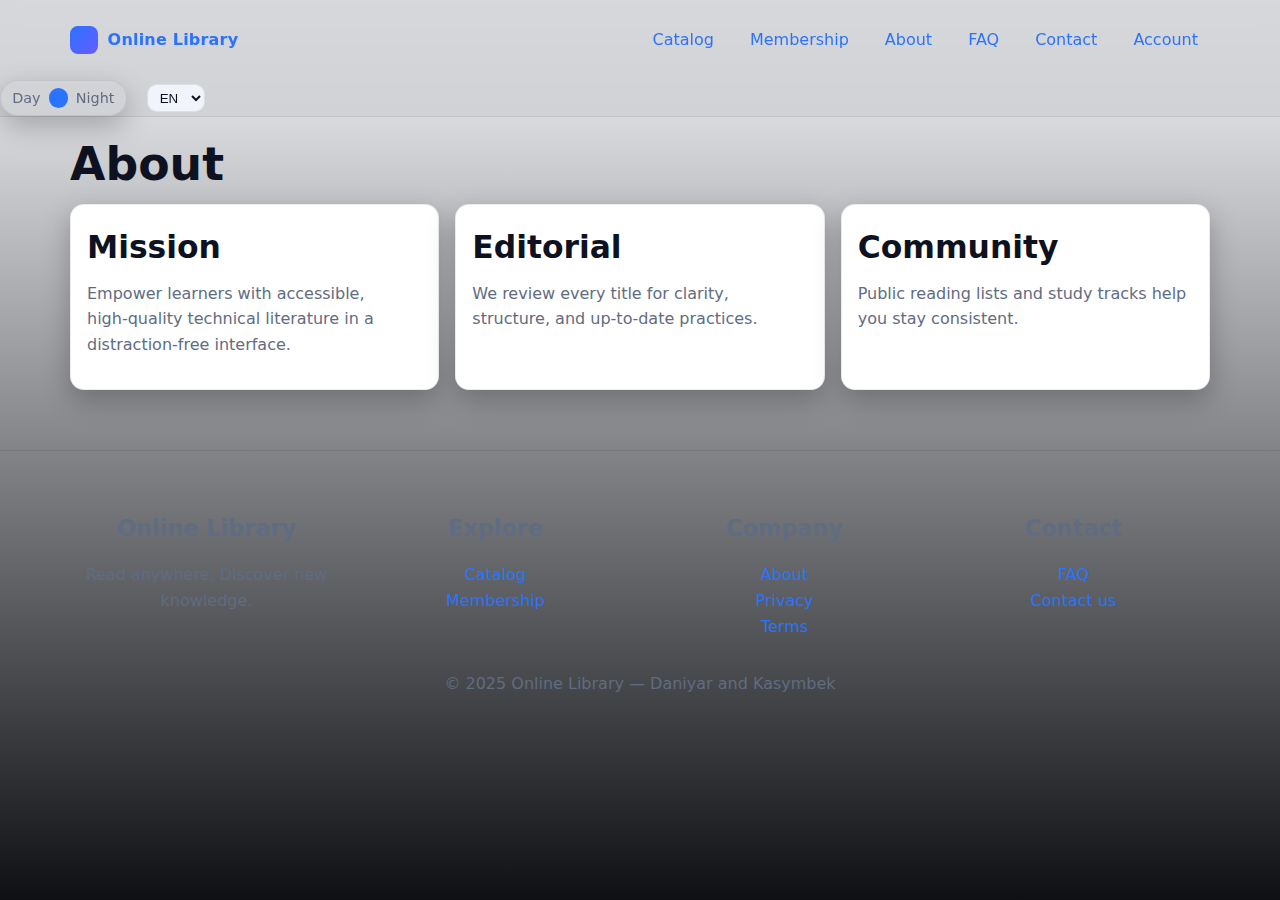
<file: about.html>
<!doctype html>
<html lang="en">
  <head>
    <meta charset="utf-8">
    <meta name="viewport" content="width=device-width, initial-scale=1">
    <title>About — Online Library</title>
    <link rel="stylesheet" href="css/styles.css">
    
      <script src="js/script.js"></script>
  </head>
  <body>
    <a class="skip" href="#main">Skip to content</a>
    <header class="site-header">
      <div class="container navbar">
        <a class="brand" href="index.html" aria-label="Home">
          <span class="brand-logo" aria-hidden="true"></span>
          <span>Online Library</span>
        </a>
        <label for="nav-toggle" class="hamb" aria-label="Toggle navigation"><span></span><span></span><span></span></label>
        <input type="checkbox" id="nav-toggle" aria-hidden="true">
        <nav class="nav-links" aria-label="Primary">
          <a href="catalog.html">Catalog</a>
          <a href="membership.html">Membership</a>
          <a href="about.html">About</a>
          <a href="faq.html">FAQ</a>
          <a href="contact.html">Contact</a>
          <a href="account.html">Account</a>
        </nav>
      </div>
    </header>
    <main id="main" class="container">

  <h1>About</h1>
  <div class="grid" style="grid-template-columns:repeat(auto-fit,minmax(260px,1fr))">
    <div class="card">
      <h2>Mission</h2>
      <p class="muted">Empower learners with accessible, high‑quality technical literature in a distraction‑free interface.</p>
    </div>
    <div class="card">
      <h2>Editorial</h2>
      <p class="muted">We review every title for clarity, structure, and up‑to‑date practices.</p>
    </div>
    <div class="card">
      <h2>Community</h2>
      <p class="muted">Public reading lists and study tracks help you stay consistent.</p>
    </div>
  </div>

    </main>
    <footer>
      <div class="container">
        <div class="footer-grid">
          <div>
            <h3>Online Library</h3>
            <p class="muted">Read anywhere. Discover new knowledge.</p>
          </div>
          <div>
            <h3>Explore</h3>
            <p><a href="catalog.html">Catalog</a><br><a href="membership.html">Membership</a></p>
          </div>
          <div>
            <h3>Company</h3>
            <p><a href="about.html">About</a><br><a href="privacy.html">Privacy</a><br><a href="terms.html">Terms</a></p>
          </div>
          <div>
            <h3>Contact</h3>
            <p><a href="faq.html">FAQ</a><br><a href="contact.html">Contact us</a></p>
          </div>
        </div>
        <p class="muted" style="margin-top:1rem">© 2025 Online Library — Daniyar and Kasymbek</p>
      </div>
    </footer>
  </body>
</html>
</file>
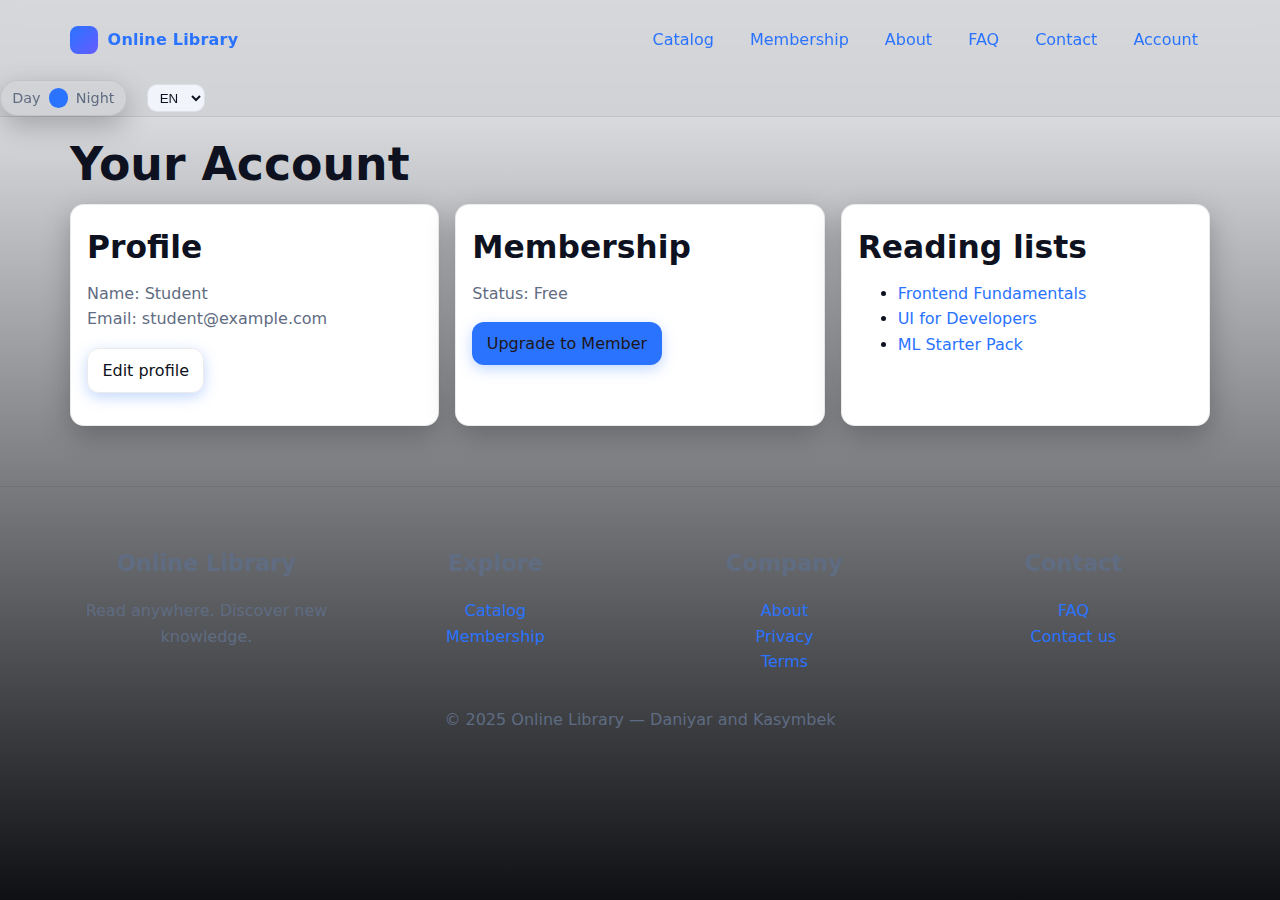
<file: account.html>
<!doctype html>
<html lang="en">
  <head>
    <meta charset="utf-8">
    <meta name="viewport" content="width=device-width, initial-scale=1">
    <title>Account — Online Library</title>
    <link rel="stylesheet" href="css/styles.css">
    
      <script src="js/script.js"></script>
  </head>
  <body>
    <a class="skip" href="#main">Skip to content</a>
    <header class="site-header">
      <div class="container navbar">
        <a class="brand" href="index.html" aria-label="Home">
          <span class="brand-logo" aria-hidden="true"></span>
          <span>Online Library</span>
        </a>
        <label for="nav-toggle" class="hamb" aria-label="Toggle navigation"><span></span><span></span><span></span></label>
        <input type="checkbox" id="nav-toggle" aria-hidden="true">
        <nav class="nav-links" aria-label="Primary">
          <a href="catalog.html">Catalog</a>
          <a href="membership.html">Membership</a>
          <a href="about.html">About</a>
          <a href="faq.html">FAQ</a>
          <a href="contact.html">Contact</a>
          <a href="account.html">Account</a>
        </nav>
      </div>
    </header>
    <main id="main" class="container">

  <h1>Your Account</h1>
  <div class="grid" style="grid-template-columns:repeat(auto-fit,minmax(260px,1fr))">
    <div class="card">
      <h2>Profile</h2>
      <p class="muted">Name: Student<br>Email: student@example.com</p>
      <p><a class="btn ghost" href="#">Edit profile</a></p>
    </div>
    <div class="card">
      <h2>Membership</h2>
      <p class="muted">Status: Free</p>
      <p><a class="btn" href="membership.html">Upgrade to Member</a></p>
    </div>
    <div class="card">
      <h2>Reading lists</h2>
      <ul>
        <li><a href="catalog.html">Frontend Fundamentals</a></li>
        <li><a href="catalog.html">UI for Developers</a></li>
        <li><a href="catalog.html">ML Starter Pack</a></li>
      </ul>
    </div>
  </div>

    </main>
    <footer>
      <div class="container">
        <div class="footer-grid">
          <div>
            <h3>Online Library</h3>
            <p class="muted">Read anywhere. Discover new knowledge.</p>
          </div>
          <div>
            <h3>Explore</h3>
            <p><a href="catalog.html">Catalog</a><br><a href="membership.html">Membership</a></p>
          </div>
          <div>
            <h3>Company</h3>
            <p><a href="about.html">About</a><br><a href="privacy.html">Privacy</a><br><a href="terms.html">Terms</a></p>
          </div>
          <div>
            <h3>Contact</h3>
            <p><a href="faq.html">FAQ</a><br><a href="contact.html">Contact us</a></p>
          </div>
        </div>
        <p class="muted" style="margin-top:1rem">© 2025 Online Library — Daniyar and Kasymbek</p>
      </div>
    </footer>
  </body>
</html>
</file>
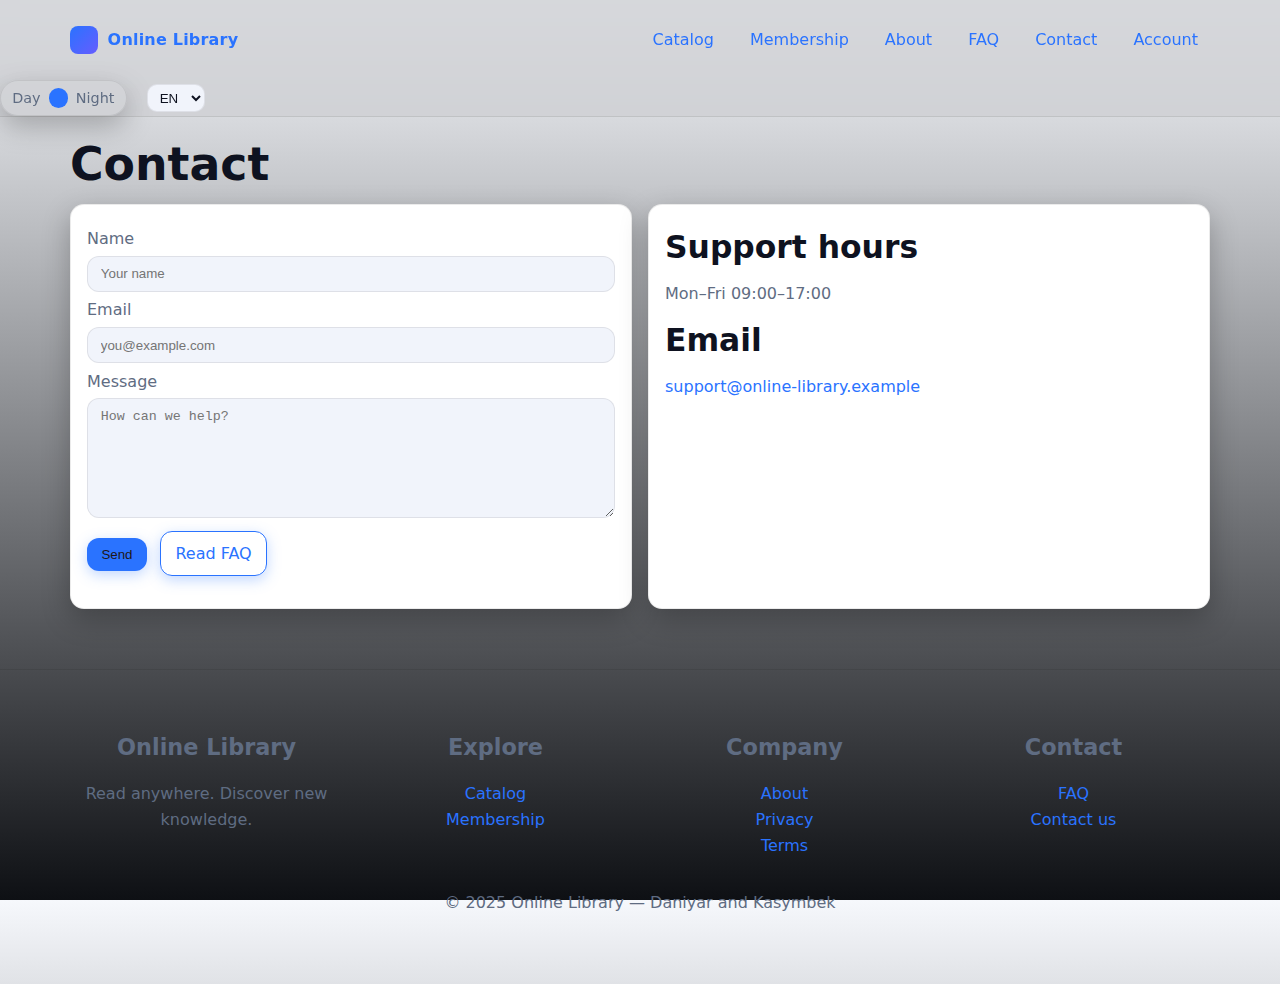
<file: contact.html>
<!doctype html>
<html lang="en">
  <head>
    <meta charset="utf-8">
    <meta name="viewport" content="width=device-width, initial-scale=1">
    <title>Contact — Online Library</title>
    <link rel="stylesheet" href="css/styles.css">
    <script src="https://ajax.googleapis.com/ajax/libs/jquery/3.7.1/jquery.min.js"></script>
<script src="js/script.js"></script>

  </head>
  <body>
    <a class="skip" href="#main">Skip to content</a>
    <header class="site-header">
      <div class="container navbar">
        <a class="brand" href="index.html" aria-label="Home">
          <span class="brand-logo" aria-hidden="true"></span>
          <span>Online Library</span>
        </a>
        <label for="nav-toggle" class="hamb" aria-label="Toggle navigation"><span></span><span></span><span></span></label>
        <input type="checkbox" id="nav-toggle" aria-hidden="true">
        <nav class="nav-links" aria-label="Primary">
          <a href="catalog.html">Catalog</a>
          <a href="membership.html">Membership</a>
          <a href="about.html">About</a>
          <a href="faq.html">FAQ</a>
          <a href="contact.html">Contact</a>
          <a href="account.html">Account</a>
        </nav>
      </div>
    </header>
    <main id="main" class="container">

  <h1>Contact</h1>
  <div class="grid" style="grid-template-columns:repeat(auto-fit,minmax(260px,1fr))">
    <form class="card" action="#" method="post">
      <label class="label" for="name">Name</label>
      <input class="input" id="name" name="name" placeholder="Your name">
      <label class="label" for="email">Email</label>
      <input class="input" id="email" name="email" type="email" placeholder="you@example.com">
      <label class="label" for="msg">Message</label>
      <textarea class="input" id="msg" name="message" placeholder="How can we help?"></textarea>
      <p style="margin-top:.8rem"><button class="btn" type="submit">Send</button> <a class="btn alt" href="faq.html">Read FAQ</a></p>
    </form>
    <div class="card">
      <h2>Support hours</h2>
      <p class="muted">Mon–Fri 09:00–17:00</p>
      <h2>Email</h2>
      <p><a href="#">support@online-library.example</a></p>
    </div>
  </div>

    </main>
    <footer>
      <div class="container">
        <div class="footer-grid">
          <div>
            <h3>Online Library</h3>
            <p class="muted">Read anywhere. Discover new knowledge.</p>
          </div>
          <div>
            <h3>Explore</h3>
            <p><a href="catalog.html">Catalog</a><br><a href="membership.html">Membership</a></p>
          </div>
          <div>
            <h3>Company</h3>
            <p><a href="about.html">About</a><br><a href="privacy.html">Privacy</a><br><a href="terms.html">Terms</a></p>
          </div>
          <div>
            <h3>Contact</h3>
            <p><a href="faq.html">FAQ</a><br><a href="contact.html">Contact us</a></p>
          </div>
        </div>
        <p class="muted" style="margin-top:1rem">© 2025 Online Library — Daniyar and Kasymbek</p>
      </div>
    </footer>
  </body>
</html>
</file>
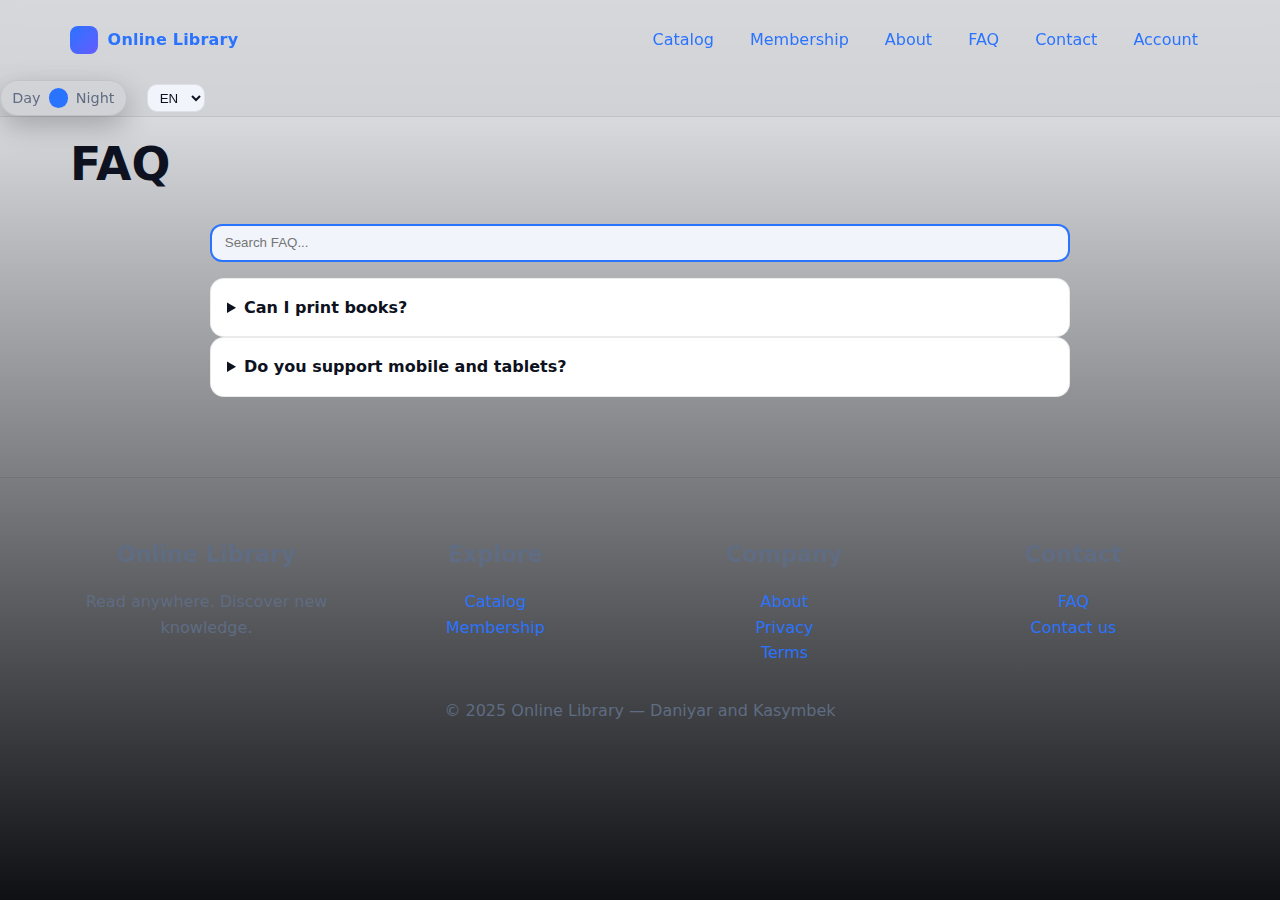
<file: faq.html>
<!doctype html>
<html lang="en">
  <head>
    <meta charset="utf-8">
    <meta name="viewport" content="width=device-width, initial-scale=1">
    <title>FAQ — Online Library</title>
    <link rel="stylesheet" href="css/styles.css">
    <script src="https://ajax.googleapis.com/ajax/libs/jquery/3.7.1/jquery.min.js"></script>
<script src="js/script.js"></script>

    
  </head>
  <body>
    <a class="skip" href="#main">Skip to content</a>
    <header class="site-header">
      <div class="container navbar">
        <a class="brand" href="index.html" aria-label="Home">
          <span class="brand-logo" aria-hidden="true"></span>
          <span>Online Library</span>
        </a>
        <label for="nav-toggle" class="hamb" aria-label="Toggle navigation"><span></span><span></span><span></span></label>
        <input type="checkbox" id="nav-toggle" aria-hidden="true">
        <nav class="nav-links" aria-label="Primary">
          <a href="catalog.html">Catalog</a>
          <a href="membership.html">Membership</a>
          <a href="about.html">About</a>
          <a href="faq.html">FAQ</a>
          <a href="contact.html">Contact</a>
          <a href="account.html">Account</a>
        </nav>
      </div>
    </header>
    <main id="main" class="container">

  <h1>FAQ</h1>
  <div class="container-narrow">
    <details class="card flat">
      <summary><strong>Can I print books?</strong></summary>
      <p class="muted">Yes, members can print for personal study according to our license.</p>
    </details>
    <details class="card flat">
      <summary><strong>Do you support mobile and tablets?</strong></summary>
      <p class="muted">Absolutely. Typography and layout adapt per device width.</p>
    </details>
  </div>

    </main>
    <footer>
      <div class="container">
        <div class="footer-grid">
          <div>
            <h3>Online Library</h3>
            <p class="muted">Read anywhere. Discover new knowledge.</p>
          </div>
          <div>
            <h3>Explore</h3>
            <p><a href="catalog.html">Catalog</a><br><a href="membership.html">Membership</a></p>
          </div>
          <div>
            <h3>Company</h3>
            <p><a href="about.html">About</a><br><a href="privacy.html">Privacy</a><br><a href="terms.html">Terms</a></p>
          </div>
          <div>
            <h3>Contact</h3>
            <p><a href="faq.html">FAQ</a><br><a href="contact.html">Contact us</a></p>
          </div>
        </div>
        <p class="muted" style="margin-top:1rem">© 2025 Online Library — Daniyar and Kasymbek</p>
      </div>
    </footer>
  </body>
</html>
</file>
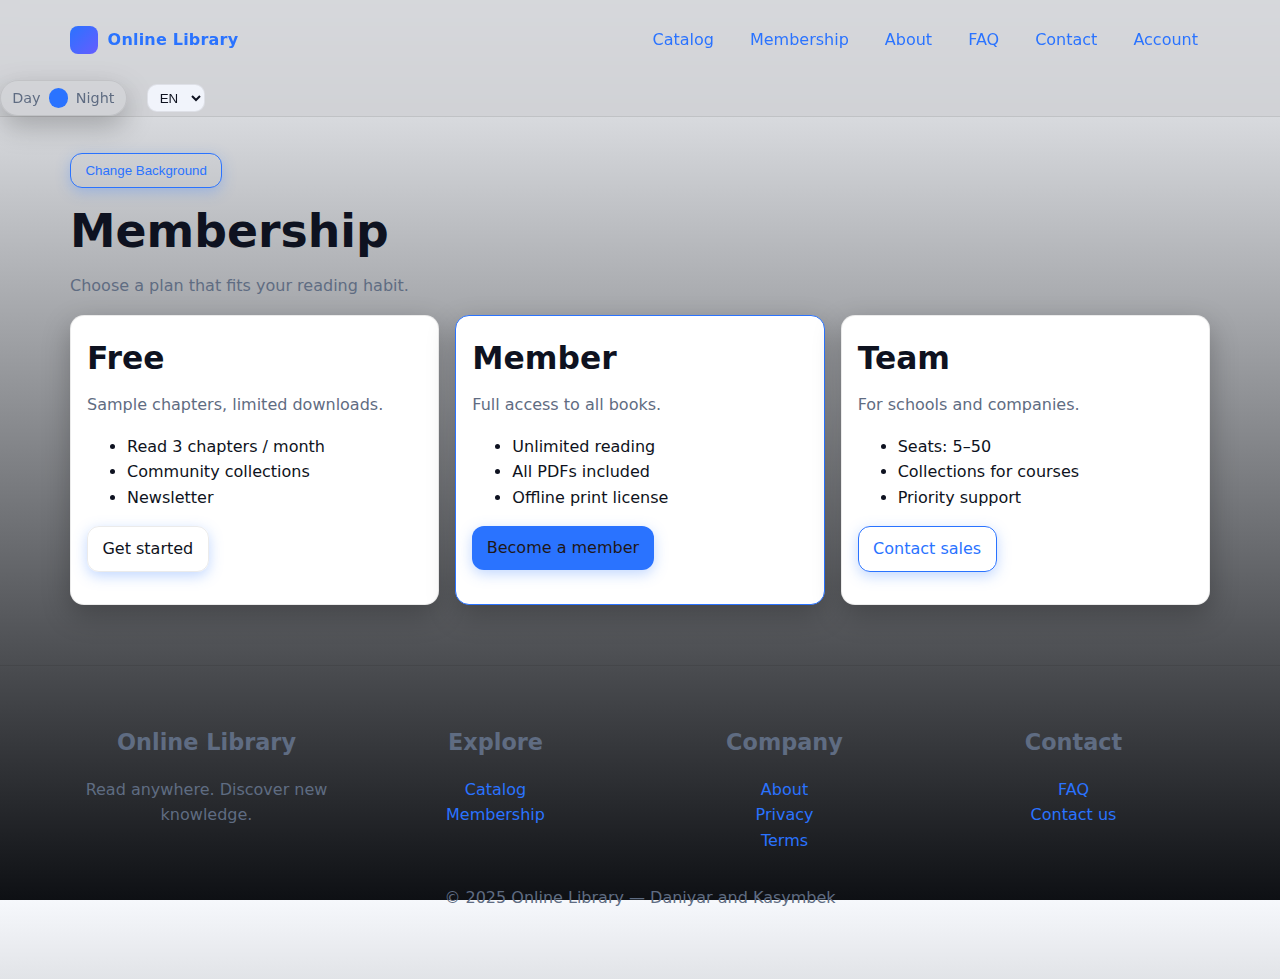
<file: membership.html>
<!doctype html>
<html lang="en">
  <head>
    <meta charset="utf-8">
    <meta name="viewport" content="width=device-width, initial-scale=1">
    <title>Membership — Online Library</title>
    <link rel="stylesheet" href="css/styles.css">
    
    <script src="https://ajax.googleapis.com/ajax/libs/jquery/3.7.1/jquery.min.js"></script>
<script src="js/script.js"></script>

  </head>
  <body>
    <a class="skip" href="#main">Skip to content</a>
    <header class="site-header">
      <div class="container navbar">
        <a class="brand" href="index.html" aria-label="Home">
          <span class="brand-logo" aria-hidden="true"></span>
          <span>Online Library</span>
        </a>
        <label for="nav-toggle" class="hamb" aria-label="Toggle navigation"><span></span><span></span><span></span></label>
        <input type="checkbox" id="nav-toggle" aria-hidden="true">
        <nav class="nav-links" aria-label="Primary">
          <a href="catalog.html">Catalog</a>
          <a href="membership.html">Membership</a>
          <a href="about.html">About</a>
          <a href="faq.html">FAQ</a>
          <a href="contact.html">Contact</a>
          <a href="account.html">Account</a>
        </nav>
      </div>
    </header>
    <main id="main" class="container">

  <h1>Membership</h1>
  <p class="muted">Choose a plan that fits your reading habit.</p>
  <div class="grid" style="grid-template-columns:repeat(auto-fit,minmax(240px,1fr))">
    <div class="card">
      <h2>Free</h2>
      <p class="muted">Sample chapters, limited downloads.</p>
      <ul>
        <li>Read 3 chapters / month</li>
        <li>Community collections</li>
        <li>Newsletter</li>
      </ul>
      <p><a class="btn ghost" href="#">Get started</a></p>
    </div>
    <div class="card" style="border-color:var(--accent)">
      <h2>Member</h2>
      <p class="muted">Full access to all books.</p>
      <ul>
        <li>Unlimited reading</li>
        <li>All PDFs included</li>
        <li>Offline print license</li>
      </ul>
      <p><a class="btn" href="#">Become a member</a></p>
    </div>
    <div class="card">
      <h2>Team</h2>
      <p class="muted">For schools and companies.</p>
      <ul>
        <li>Seats: 5–50</li>
        <li>Collections for courses</li>
        <li>Priority support</li>
      </ul>
      <p><a class="btn alt" href="#">Contact sales</a></p>
    </div>
  </div>

    </main>
    <footer>
      <div class="container">
        <div class="footer-grid">
          <div>
            <h3>Online Library</h3>
            <p class="muted">Read anywhere. Discover new knowledge.</p>
          </div>
          <div>
            <h3>Explore</h3>
            <p><a href="catalog.html">Catalog</a><br><a href="membership.html">Membership</a></p>
          </div>
          <div>
            <h3>Company</h3>
            <p><a href="about.html">About</a><br><a href="privacy.html">Privacy</a><br><a href="terms.html">Terms</a></p>
          </div>
          <div>
            <h3>Contact</h3>
            <p><a href="faq.html">FAQ</a><br><a href="contact.html">Contact us</a></p>
          </div>
        </div>
        <p class="muted" style="margin-top:1rem">© 2025 Online Library — Daniyar and Kasymbek</p>
      </div>
    </footer>
  </body>
</html>
</file>
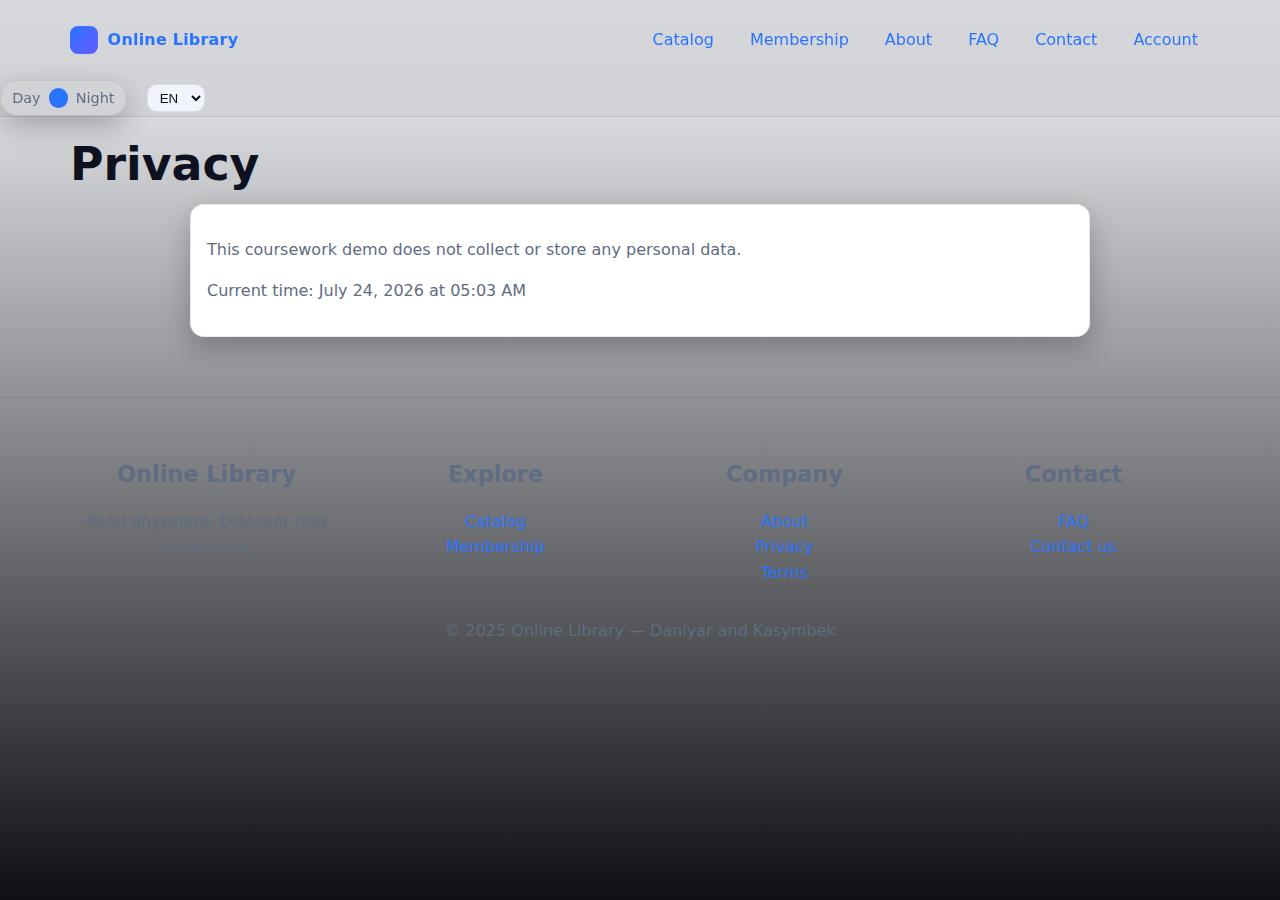
<file: privacy.html>
<!doctype html>
<html lang="en">
  <head>
    <meta charset="utf-8">
    <meta name="viewport" content="width=device-width, initial-scale=1">
    <title>Privacy — Online Library</title>
    <link rel="stylesheet" href="css/styles.css">
    
    <script src="https://ajax.googleapis.com/ajax/libs/jquery/3.7.1/jquery.min.js"></script>
<script src="js/script.js"></script>

  </head>
  <body>
    <a class="skip" href="#main">Skip to content</a>
    <header class="site-header">
      <div class="container navbar">
        <a class="brand" href="index.html" aria-label="Home">
          <span class="brand-logo" aria-hidden="true"></span>
          <span>Online Library</span>
        </a>
        <label for="nav-toggle" class="hamb" aria-label="Toggle navigation"><span></span><span></span><span></span></label>
        <input type="checkbox" id="nav-toggle" aria-hidden="true">
        <nav class="nav-links" aria-label="Primary">
          <a href="catalog.html">Catalog</a>
          <a href="membership.html">Membership</a>
          <a href="about.html">About</a>
          <a href="faq.html">FAQ</a>
          <a href="contact.html">Contact</a>
          <a href="account.html">Account</a>
        </nav>
      </div>
    </header>
    <main id="main" class="container">

  <h1>Privacy</h1>
  <div class="container-narrow card">
    <p class="muted">This coursework demo does not collect or store any personal data.</p>
  </div>

    </main>
    <footer>
      <div class="container">
        <div class="footer-grid">
          <div>
            <h3>Online Library</h3>
            <p class="muted">Read anywhere. Discover new knowledge.</p>
          </div>
          <div>
            <h3>Explore</h3>
            <p><a href="catalog.html">Catalog</a><br><a href="membership.html">Membership</a></p>
          </div>
          <div>
            <h3>Company</h3>
            <p><a href="about.html">About</a><br><a href="privacy.html">Privacy</a><br><a href="terms.html">Terms</a></p>
          </div>
          <div>
            <h3>Contact</h3>
            <p><a href="faq.html">FAQ</a><br><a href="contact.html">Contact us</a></p>
          </div>
        </div>
        <p class="muted" style="margin-top:1rem">© 2025 Online Library — Daniyar and Kasymbek</p>
      </div>
    </footer>
  </body>
</html>
</file>
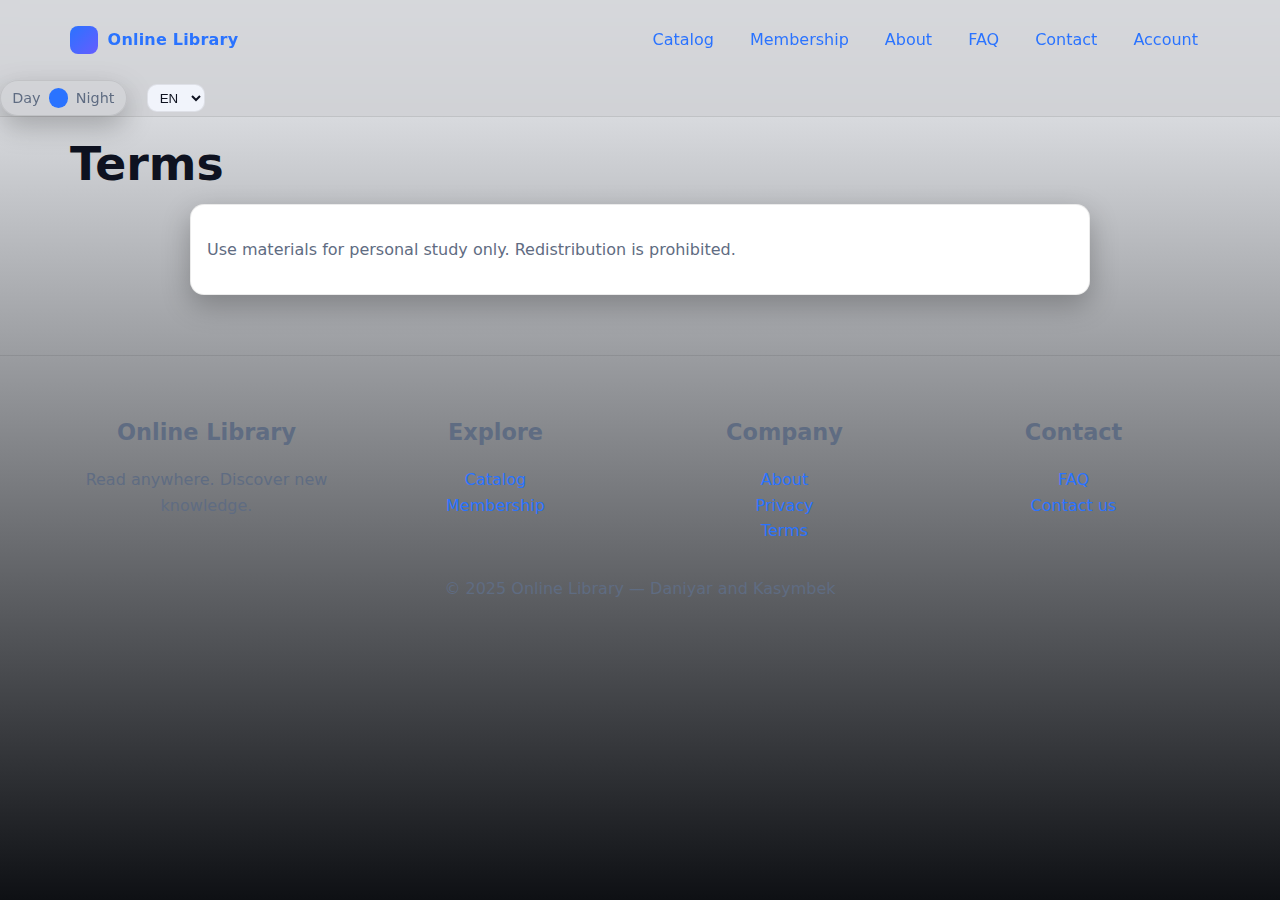
<file: terms.html>
<!doctype html>
<html lang="en">
  <head>
    <meta charset="utf-8">
    <meta name="viewport" content="width=device-width, initial-scale=1">
    <title>Terms — Online Library</title>
    <link rel="stylesheet" href="css/styles.css">
    
    <script src="https://ajax.googleapis.com/ajax/libs/jquery/3.7.1/jquery.min.js"></script>
<script src="js/script.js"></script>

  </head>
  <body>
    <a class="skip" href="#main">Skip to content</a>
    <header class="site-header">
      <div class="container navbar">
        <a class="brand" href="index.html" aria-label="Home">
          <span class="brand-logo" aria-hidden="true"></span>
          <span>Online Library</span>
        </a>
        <label for="nav-toggle" class="hamb" aria-label="Toggle navigation"><span></span><span></span><span></span></label>
        <input type="checkbox" id="nav-toggle" aria-hidden="true">
        <nav class="nav-links" aria-label="Primary">
          <a href="catalog.html">Catalog</a>
          <a href="membership.html">Membership</a>
          <a href="about.html">About</a>
          <a href="faq.html">FAQ</a>
          <a href="contact.html">Contact</a>
          <a href="account.html">Account</a>
        </nav>
      </div>
    </header>
    <main id="main" class="container">

  <h1>Terms</h1>
  <div class="container-narrow card">
    <p class="muted">Use materials for personal study only. Redistribution is prohibited.</p>
  </div>

    </main>
    <footer>
      <div class="container">
        <div class="footer-grid">
          <div>
            <h3>Online Library</h3>
            <p class="muted">Read anywhere. Discover new knowledge.</p>
          </div>
          <div>
            <h3>Explore</h3>
            <p><a href="catalog.html">Catalog</a><br><a href="membership.html">Membership</a></p>
          </div>
          <div>
            <h3>Company</h3>
            <p><a href="about.html">About</a><br><a href="privacy.html">Privacy</a><br><a href="terms.html">Terms</a></p>
          </div>
          <div>
            <h3>Contact</h3>
            <p><a href="faq.html">FAQ</a><br><a href="contact.html">Contact us</a></p>
          </div>
        </div>
        <p class="muted" style="margin-top:1rem">© 2025 Online Library — Daniyar and Kasymbek</p>
      </div>
    </footer>
  </body>
</html>
</file>
<file: css/styles.css>
* {
  box-sizing: border-box
}

:root {
  --bg: #0f1216;
  --surface: #131824;
  --soft: #171d2b;
  --text: #e9edf4;
  --muted: #b7c3d6;
  --border: rgba(255, 255, 255, .08);
  --accent: #9fbef3;
  --accent-2: #8a7dff;
  --radius: 14px;
  --shadow: 0 10px 28px rgba(0, 0, 0, .25);
}

@media (prefers-color-scheme: light) {
  :root {
    --bg: #f6f8fc;
    --surface: #ffffff;
    --soft: #f1f4fb;
    --text: #0e1220;
    --muted: #5f6c82;
    --border: rgba(0, 0, 0, .08);
    --accent: #2a73ff;
    --accent-2: #665cff;
  }
}

html,
body {
  height: 100%
}

body {
  margin: 0;
  font: 16px/1.6 system-ui, -apple-system, Segoe UI, Roboto, Helvetica, Arial, sans-serif;
  background: linear-gradient(180deg, var(--bg), #0e1014);
  color: var(--text);
}

img {
  max-width: 100%;
  display: block
}

a {
  color: var(--accent);
  text-decoration: none
}



.container {
  max-width: 1180px;
  margin-inline: auto;
  padding: 1.25rem
}

.container-narrow {
  max-width: 900px;
  margin-inline: auto;
  padding: 1.25rem
}

.grid {
  display: grid;
  gap: 1rem
}

.card {
  background: var(--surface);
  border: 1px solid var(--border);
  border-radius: var(--radius);
  box-shadow: var(--shadow);
  padding: 1rem
}

.card.flat {
  box-shadow: none
}

.badge {
  display: inline-block;
  border: 1px solid var(--border);
  background: var(--soft);
  color: var(--text);
  padding: .35rem .65rem;
  border-radius: 999px;
  font-size: .82rem
}

.btn {
  display: inline-block;
  background: var(--accent);
  color: #1f1717;
  padding: .55rem .9rem;
  border-radius: 12px;
  border: 0;
  box-shadow: 0 4px 14px rgba(76, 141, 255, .35)
}

.btn.alt {
  background: transparent;
  color: var(--accent);
  border: 1px solid var(--accent)
}

.btn.ghost {
  background: transparent;
  color: var(--text);
  border: 1px solid var(--border)
}

.btn+.btn {
  margin-left: .5rem
}

.muted {
  color: var(--muted)
}

hr {
  border: 0;
  border-top: 1px solid var(--border);
  margin: 1rem 0
}

h1 {
  font-size: clamp(1.8rem, 1.1rem + 2.2vw, 3.1rem);
  line-height: 1.1;
  margin: .2rem 0 .8rem
}


h2 {
  font-size: clamp(1.3rem, 1rem + 1.2vw, 2rem);
  line-height: 1.15;
  margin: .5rem 0 .5rem
}

h3 {
  font-size: clamp(1.1rem, .95rem + .6vw, 1.4rem);
  margin: .45rem 0 .35rem
}

.site-header {
  position: sticky;
  top: 0;
  z-index: 50;
  background: color-mix(in oklab, var(--bg) 70%, black 10%);
  backdrop-filter: blur(8px);
  border-bottom: 1px solid var(--border)
}

.navbar {
  display: flex;
  align-items: center;
  gap: 1rem;
  min-height: 60px
}

.brand {
  display: flex;
  align-items: center;
  gap: .6rem;
  font-weight: 700;
  letter-spacing: .2px
}

.brand-logo {
  width: 28px;
  height: 28px;
  border-radius: 8px;
  background: linear-gradient(135deg, var(--accent), var(--accent-2))
}

#nav-toggle {
  display: none
}

.nav-links {
  margin-left: auto;
  display: flex;
  gap: .75rem;
  align-items: center
}

.nav-links a {
  padding: .45rem .75rem;
  border-radius: 10px
}

.nav-links a:hover {
  background: var(--soft)
}

.hamb {
  display: none;
  margin-left: auto;
  padding: .4rem .6rem;
  border: 1px solid var(--border);
  border-radius: 10px
}

.hamb span {
  display: block;
  width: 20px;
  height: 2px;
  background: var(--text);
  margin: 4px 0
}

@media (max-width: 860px) {
  .nav-links {
    display: none;
    position: absolute;
    left: 0;
    right: 0;
    top: 60px;
    background: var(--surface);
    border-bottom: 1px solid var(--border);
    flex-direction: column;
    padding: .75rem
  }

  #nav-toggle:checked~.nav-links {
    display: flex
  }

  .hamb {
    display: inline-block
  }
}

.hero {
  display: grid;
  grid-template-columns: 1.1fr .9fr;
  gap: 1rem;
  align-items: center
}

.hero .illus {
  border-radius: var(--radius);
  overflow: hidden;
  border: 1px solid var(--border);
  box-shadow: var(--shadow)
}

.hero p {
  color: var(--muted)
}

@media (max-width: 900px) {
  .hero {
    grid-template-columns: 1fr
  }
}

.catalog-toolbar {
  display: flex;
  flex-wrap: wrap;
  gap: .5rem;
  margin: .25rem 0 1rem
}

.catalog-toolbar input[type="checkbox"] {
  display: none
}

.filter {
  cursor: pointer
}

input[type="checkbox"]+.filter {
  color: white;
  border: 1px solid var(--border);
  background: var(--soft);
  padding: .45rem .75rem;
  border-radius: 999px
}

input[type="checkbox"]:checked+.filter {
  border-color: var(--accent);
  box-shadow: 0 0 0 2px color-mix(in oklab, var(--accent) 30%, transparent)
}

.catalog {
  display: grid;
  grid-template-columns: repeat(1, minmax(0, 1fr));
  gap: 1rem
}

@media (min-width:640px) {
  .catalog {
    grid-template-columns: repeat(2, 1fr)
  }
}

@media (min-width:1024px) {
  .catalog {
    grid-template-columns: repeat(3, 1fr)
  }
}

.book {
  display: flex;
  flex-direction: column;
  background: var(--surface);
  border: 1px solid var(--border);
  border-radius: var(--radius);
  overflow: hidden;
  box-shadow: var(--shadow)
}

.book .body {
  padding: 1rem;
  display: flex;
  flex-direction: column;
  gap: .35rem
}

.book .meta {
  display: flex;
  gap: .4rem;
  flex-wrap: wrap
}

.book .cover {
  aspect-ratio: 16/10;
  object-fit: cover;
  width: 100%
}

@supports(selector(:has(*))) {
  .catalog-toolbar:has(#f-html:checked)~.catalog .book:not([data-tags*="html"]) {
    display: none
  }

  .catalog-toolbar:has(#f-css:checked)~.catalog .book:not([data-tags*="css"]) {
    display: none
  }

  .catalog-toolbar:has(#f-ui:checked)~.catalog .book:not([data-tags*="ui"]) {
    display: none
  }

  .catalog-toolbar:has(#f-ml:checked)~.catalog .book:not([data-tags*="ml"]) {
    display: none
  }
}

.two-col {
  display: grid;
  grid-template-columns: 1fr 340px;
  gap: 1rem
}

@media (max-width: 980px) {
  .two-col {
    grid-template-columns: 1fr
  }
}

.sticky {
  position: sticky;
  top: 1rem
}

.input {
  display: block;
  width: 100%;
  background: var(--soft);
  color: var(--text);
  border: 1px solid var(--border);
  border-radius: 12px;
  padding: .6rem .8rem
}

.label {
  display: block;
  margin: .35rem 0 .25rem;
  color: var(--muted)
}

textarea.input {
  min-height: 120px;
  resize: vertical
}

footer {
  border-top: 1px solid var(--border);
  margin-top: 2.5rem;
  padding: 2rem 0;
  color: var(--muted);
  text-align: center
}

.footer-grid {
  display: grid;
  gap: 1rem;
  grid-template-columns: repeat(1, 1fr)
}

@media (min-width:700px) {
  .footer-grid {
    grid-template-columns: repeat(4, 1fr)
  }
}

.skip {
  position: absolute;
  left: -9999px;
  top: auto;
  width: 1px;
  height: 1px;
  overflow: hidden
}

.skip:focus {
  position: fixed;
  left: 1rem;
  top: 1rem;
  width: auto;
  height: auto;
  padding: .5rem .75rem;
  background: var(--soft);
  border: 1px solid var(--border);
  border-radius: 8px;
  z-index: 999
}

/* === Assignment 6 additions === */

/* Theme toggle */
:root[data-theme="night"] {
  --bg: #0a0d12;
  --surface: #0e1420;
  --soft: #101826;
  --text: #e6ecf5;
  --muted: #9fb0c9;
  --accent: #66a0ff;
  --accent-2: #a08bff;
}

/* Toggle button */
.theme-toggle {
  display:inline-flex; align-items:center; gap:.5rem;
  border:1px solid var(--border); border-radius: 999px;
  padding:.35rem .7rem; cursor:pointer; user-select:none;
  box-shadow: var(--shadow);
}
.theme-toggle input{ display:none }
.theme-toggle .dot{
  width:1.2rem; height:1.2rem; border-radius:50%;
  background: var(--accent);
  transition: transform .25s ease;
}
:root[data-theme="night"] .theme-toggle .dot{ transform: translateX(12px) }

/* Rating stars */
.rating { display:flex; gap:.35rem; align-items:center; margin:.5rem 0 1rem }
.rating .star {
  width:22px; height:22px; display:inline-block; cursor:pointer;
  filter: drop-shadow(0 2px 6px rgba(0,0,0,.25));
  transition: transform .15s ease;
}
.rating .star:hover { transform: scale(1.15) }
.rating .star svg { width:100%; height:100% }
.rating .label { font-size:.9rem; color:var(--muted); margin-left:.5rem }

/* Read more */
.read-more { max-height: 4.5rem; overflow: hidden; position: relative; }
.read-more:after { content:""; position:absolute; inset:auto 0 0 0; height:2.2rem; background: linear-gradient(transparent, var(--bg)); }
.read-more.open { max-height: none; }
.read-more.open:after { display:none; }
.read-more-toggle { border:none; background: none; color: var(--accent); cursor:pointer; font-weight:600; }

/* Load more animation */
@keyframes pop { from{ transform: scale(.96); opacity:.6 } to{ transform: scale(1); opacity:1 } }
.book.card-pop { animation: pop .25s ease }

/* Keyboard focus ring */
.nav a:focus { outline: 2px solid var(--accent); outline-offset: 2px }

/* Language select */
.lang-select { margin-left: .75rem; border:1px solid var(--border); background: var(--soft); color: var(--text); border-radius: 10px; padding:.3rem .5rem }

/* Borrow button bounce */
.btn.bounce { transition: transform .12s ease }
.btn.bounce:active { transform: scale(.96) }
</file>
